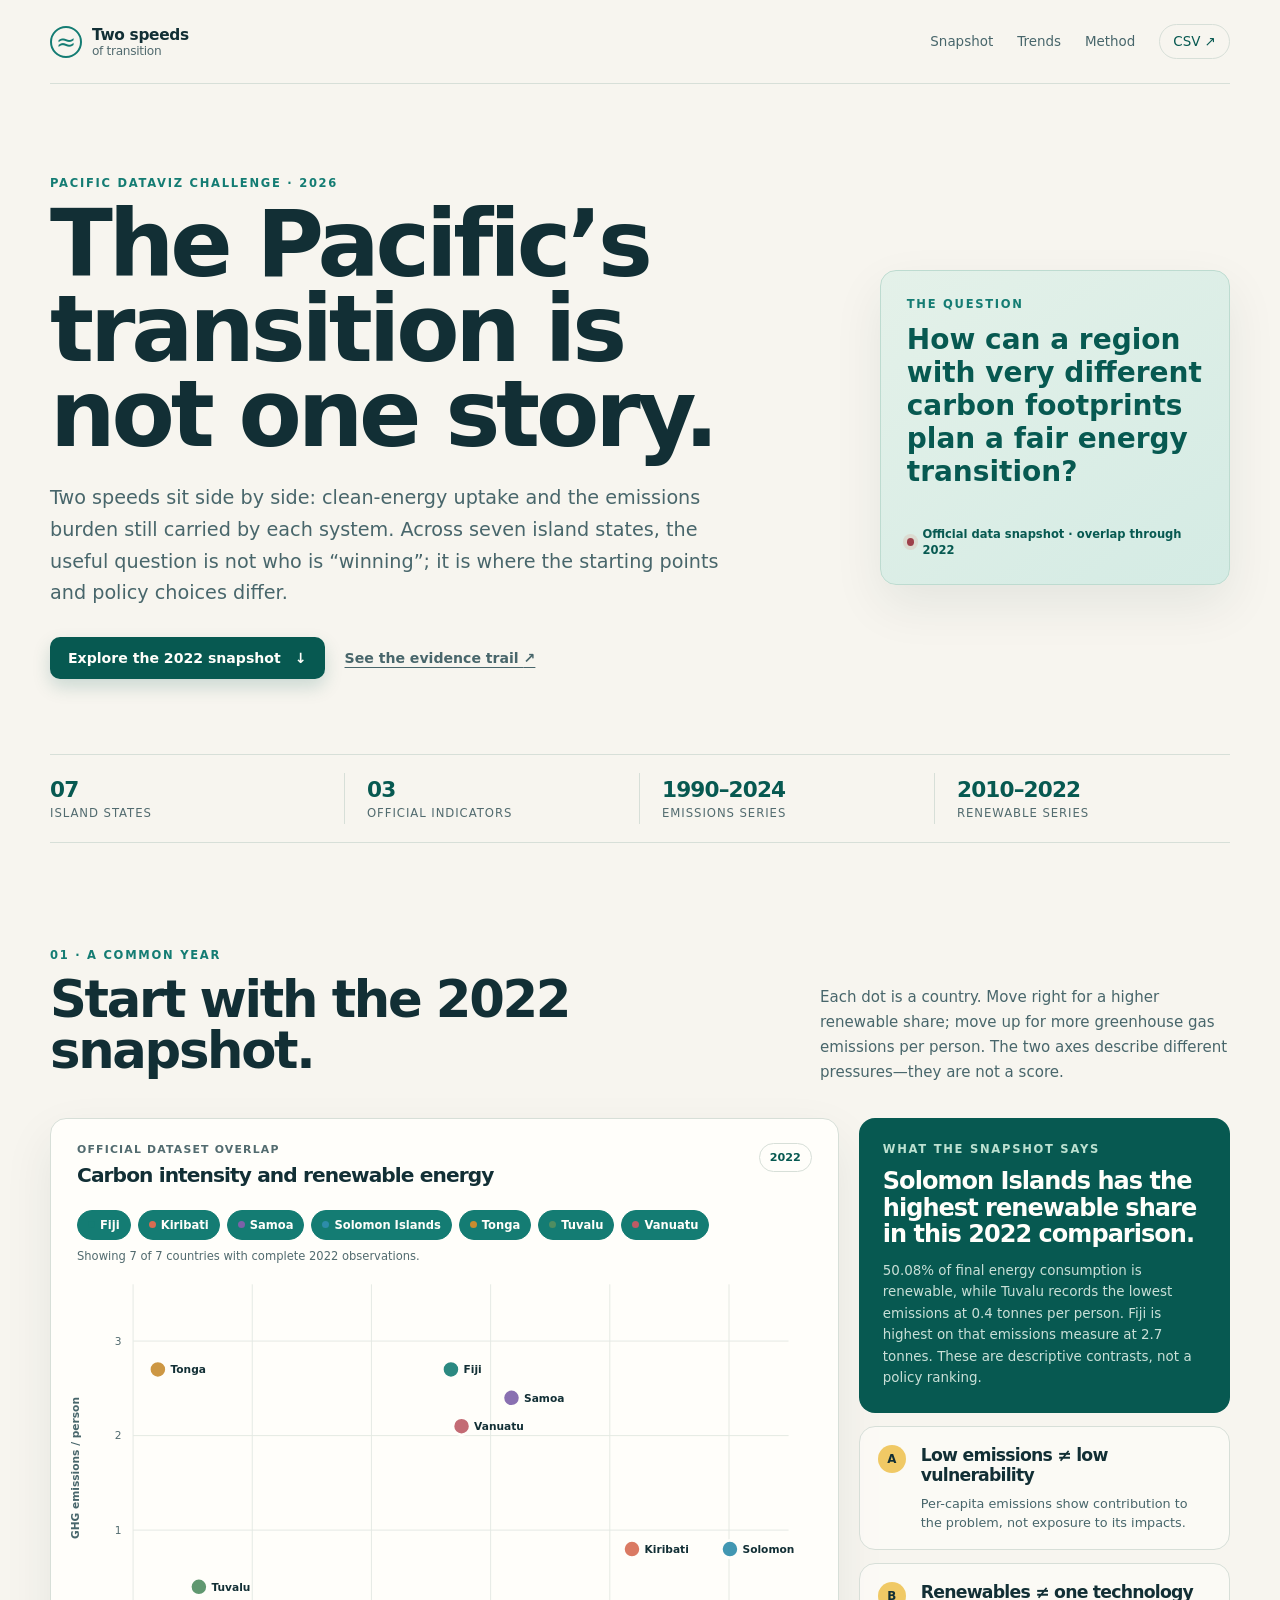
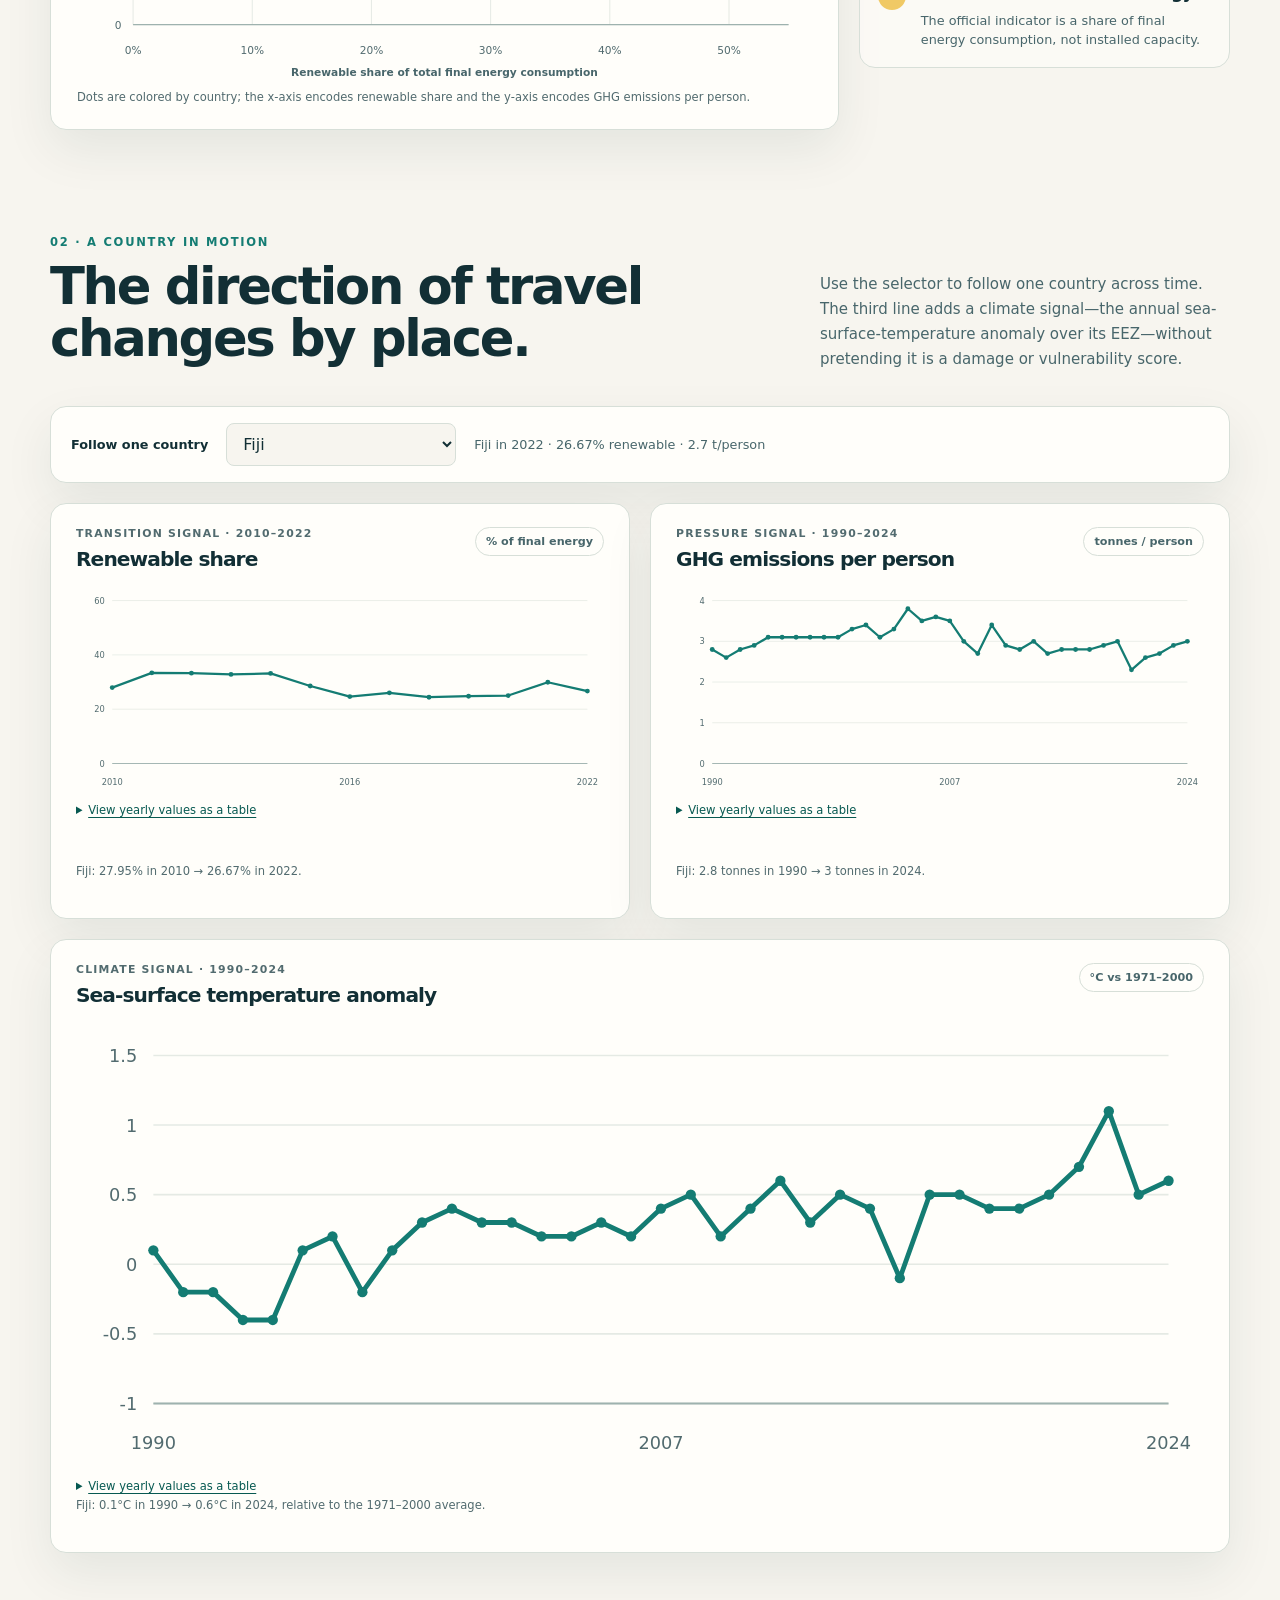
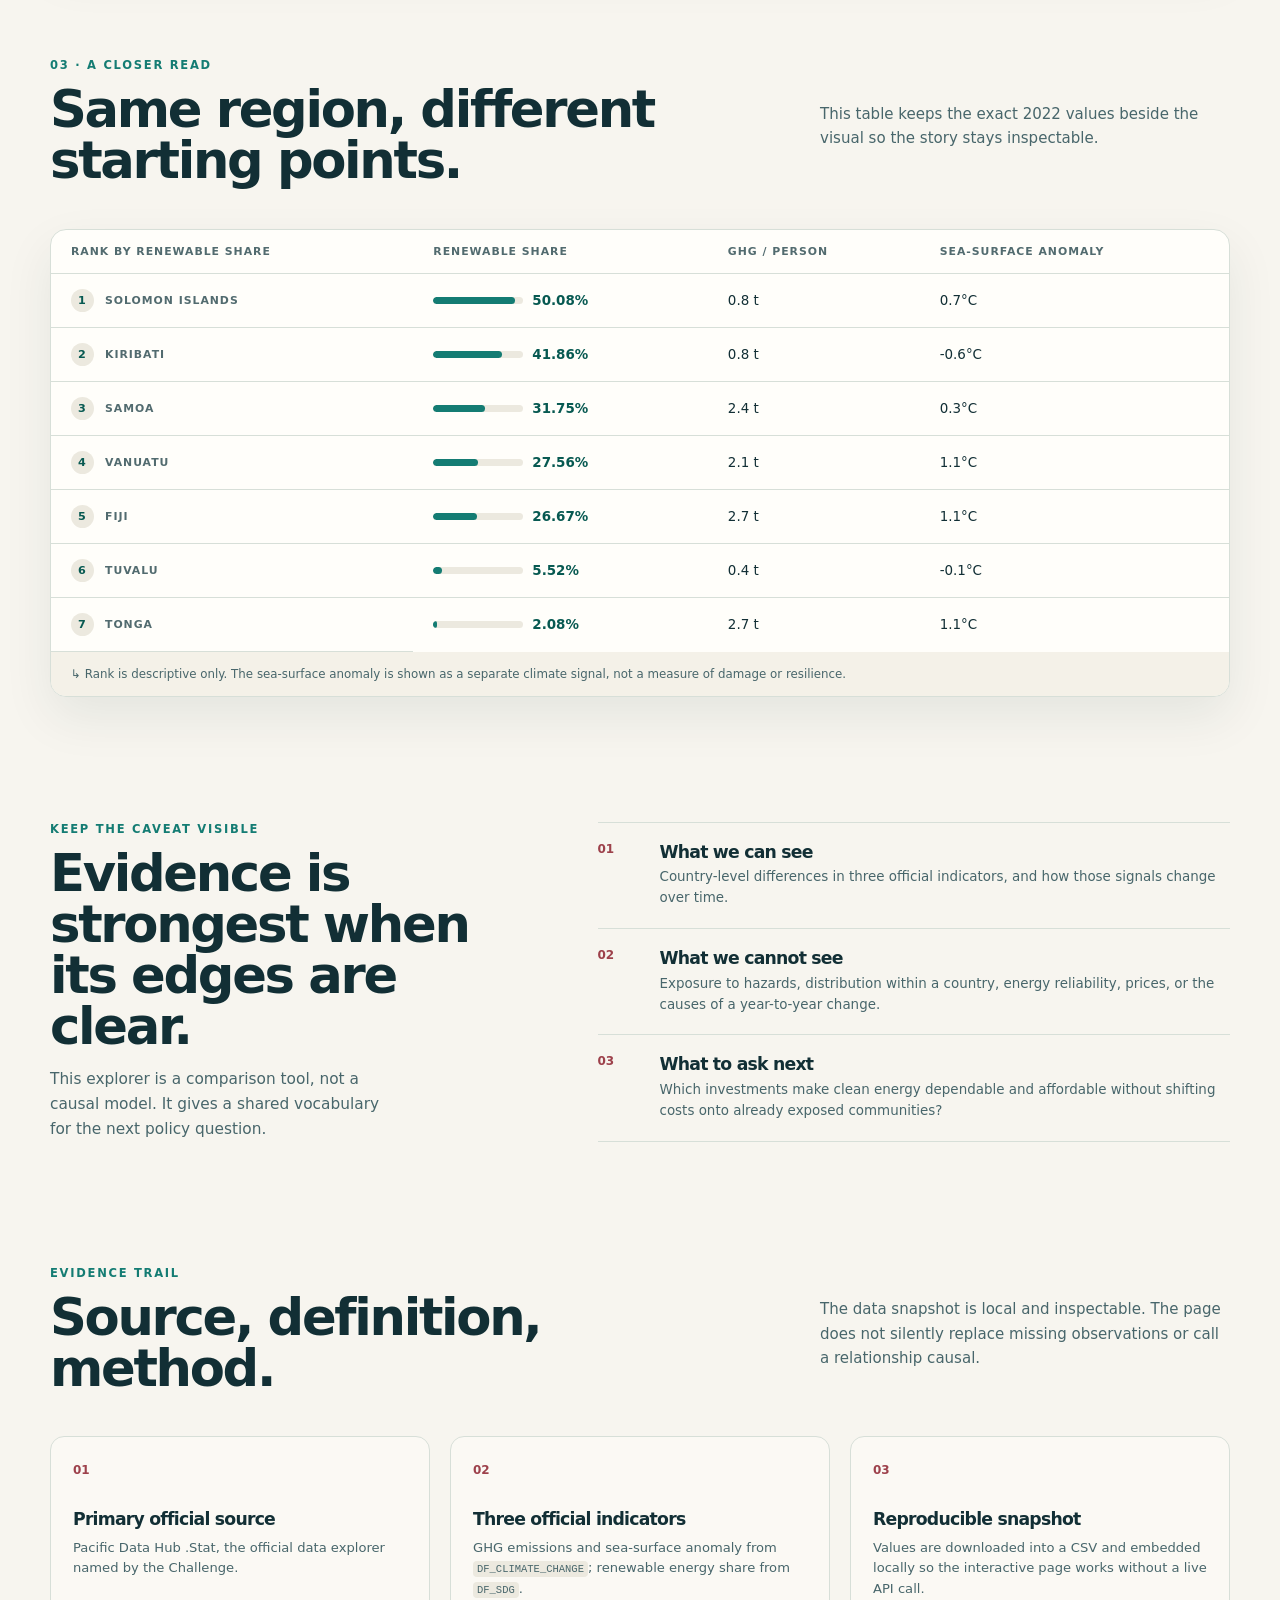
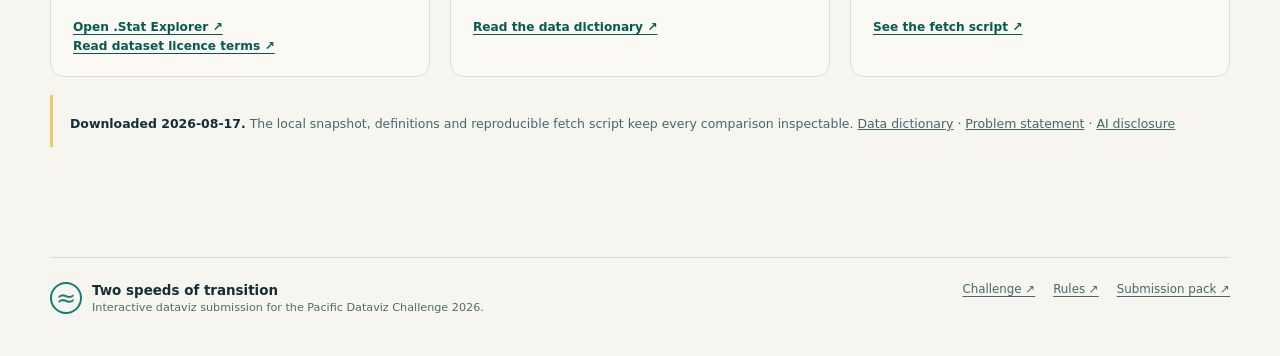
<file: src/index.html>
<!doctype html>
<html lang="en">
<head>
  <meta charset="utf-8">
  <meta name="viewport" content="width=device-width, initial-scale=1">
  <meta name="google" content="notranslate">
  <meta name="description" content="An interactive Pacific climate data story comparing greenhouse gas emissions per capita with renewable energy share.">
  <title>Two speeds of transition | Pacific Dataviz Challenge 2026</title>
  <link rel="stylesheet" href="styles.css">
  <script src="data.js" defer></script>
  <script src="app.js" defer></script>
</head>
<body>
  <a class="skip-link" href="#explorer">Skip to the data story</a>

  <header class="site-header wrapper">
    <a class="brand" href="#top" aria-label="Two speeds of transition home">
      <span class="brand-mark" aria-hidden="true">≈</span>
      <span><strong>Two speeds</strong><small>of transition</small></span>
    </a>
    <nav class="site-nav" aria-label="Primary navigation">
      <a href="#snapshot">Snapshot</a>
      <a href="#trends">Trends</a>
      <a href="#method">Method</a>
      <a class="nav-download" href="../data/pacific_climate_transition.csv" download>CSV ↗</a>
    </nav>
  </header>

  <main id="top">
    <section class="hero wrapper" aria-labelledby="page-title">
      <div class="hero-copy">
        <p class="eyebrow">Pacific Dataviz Challenge · 2026</p>
        <h1 id="page-title">The Pacific’s transition is not one story.</h1>
        <p class="hero-lede">Two speeds sit side by side: clean-energy uptake and the emissions burden still carried by each system. Across seven island states, the useful question is not who is “winning”; it is where the starting points and policy choices differ.</p>
        <div class="hero-actions">
          <a class="button button-primary" href="#snapshot">Explore the 2022 snapshot <span aria-hidden="true">↓</span></a>
          <a class="text-link" href="#method">See the evidence trail <span aria-hidden="true">↗</span></a>
        </div>
      </div>
      <aside class="hero-note" aria-label="The question this visualisation addresses">
        <p class="eyebrow">The question</p>
        <p class="question">How can a region with very different carbon footprints plan a fair energy transition?</p>
        <div class="hero-note-footer"><span class="live-dot" aria-hidden="true"></span> Official data snapshot · overlap through 2022</div>
      </aside>
    </section>

    <section class="proof-strip wrapper" aria-label="Dataset summary">
      <div><strong>07</strong><span>island states</span></div>
      <div><strong>03</strong><span>official indicators</span></div>
      <div><strong>1990–2024</strong><span>emissions series</span></div>
      <div><strong>2010–2022</strong><span>renewable series</span></div>
    </section>

    <div id="explorer" class="wrapper" tabindex="-1">
      <section id="snapshot" class="story-section" aria-labelledby="snapshot-title">
        <div class="section-heading">
          <div>
            <p class="eyebrow">01 · A common year</p>
            <h2 id="snapshot-title">Start with the 2022 snapshot.</h2>
          </div>
          <p class="section-intro">Each dot is a country. Move right for a higher renewable share; move up for more greenhouse gas emissions per person. The two axes describe different pressures—they are not a score.</p>
        </div>

        <div class="story-grid snapshot-grid">
          <article class="panel chart-panel">
            <div class="panel-heading">
              <div><span class="panel-kicker">Official dataset overlap</span><h3>Carbon intensity and renewable energy</h3></div>
              <span class="year-pill">2022</span>
            </div>
            <div id="country-filters" class="country-filters" role="group" aria-label="Highlight countries">
              <span class="chart-loading">Interactive country filters require JavaScript; the CSV snapshot remains available below.</span>
            </div>
            <p id="snapshot-data-status" class="chart-footnote" role="status" aria-live="polite"></p>
            <div id="scatter-chart" class="chart-shell" aria-live="polite">
              <p class="chart-loading">Interactive chart requires JavaScript; open the CSV snapshot below to inspect the observations.</p>
            </div>
            <div class="chart-footnote">Dots are colored by country; the x-axis encodes renewable share and the y-axis encodes GHG emissions per person.</div>
          </article>

          <aside class="insight-stack">
            <article class="insight-card insight-primary">
              <p class="eyebrow">What the snapshot says</p>
              <p id="snapshot-takeaway" class="insight-title" aria-live="polite" aria-atomic="true">Solomon Islands has the highest renewable share in this 2022 comparison.</p>
              <p id="snapshot-detail" aria-live="polite" aria-atomic="true">50.08% of final energy consumption is renewable, while Tuvalu records the lowest emissions at 0.4 tonnes per person. These are descriptive contrasts, not a policy ranking.</p>
            </article>
            <article class="mini-card">
              <span class="mini-index">A</span>
              <div><h3>Low emissions ≠ low vulnerability</h3><p>Per-capita emissions show contribution to the problem, not exposure to its impacts.</p></div>
            </article>
            <article class="mini-card">
              <span class="mini-index">B</span>
              <div><h3>Renewables ≠ one technology</h3><p>The official indicator is a share of final energy consumption, not installed capacity.</p></div>
            </article>
          </aside>
        </div>
      </section>

      <section id="trends" class="story-section" aria-labelledby="trends-title">
        <div class="section-heading">
          <div>
            <p class="eyebrow">02 · A country in motion</p>
            <h2 id="trends-title">The direction of travel changes by place.</h2>
          </div>
          <p class="section-intro">Use the selector to follow one country across time. The third line adds a climate signal—the annual sea-surface-temperature anomaly over its EEZ—without pretending it is a damage or vulnerability score.</p>
        </div>

        <div class="trend-toolbar panel">
          <label for="country-select">Follow one country</label>
          <select id="country-select" aria-label="Choose a country for the trend charts"></select>
            <p id="trend-summary" class="toolbar-summary" aria-live="polite" aria-atomic="true">Interactive trends require JavaScript; open the CSV snapshot below to inspect the observations.</p>
        </div>

        <div class="trend-grid">
          <article class="panel line-panel">
            <div class="panel-heading"><div><span class="panel-kicker">Transition signal · 2010–2022</span><h3>Renewable share</h3></div><span class="unit-pill">% of final energy</span></div>
            <div id="renewable-chart" class="chart-shell chart-shell-small"><p class="chart-loading">Interactive chart requires JavaScript; open the CSV snapshot below to inspect the observations.</p></div>
            <p id="renewable-caption" class="chart-caption"></p>
          </article>
          <article class="panel line-panel">
            <div class="panel-heading"><div><span class="panel-kicker">Pressure signal · 1990–2024</span><h3>GHG emissions per person</h3></div><span class="unit-pill">tonnes / person</span></div>
            <div id="emissions-chart" class="chart-shell chart-shell-small"><p class="chart-loading">Interactive chart requires JavaScript; open the CSV snapshot below to inspect the observations.</p></div>
            <p id="emissions-caption" class="chart-caption"></p>
          </article>
          <article class="panel line-panel climate-panel">
            <div class="panel-heading"><div><span class="panel-kicker">Climate signal · 1990–2024</span><h3>Sea-surface temperature anomaly</h3></div><span class="unit-pill">°C vs 1971–2000</span></div>
            <div id="sst-chart" class="chart-shell chart-shell-small"><p class="chart-loading">Interactive chart requires JavaScript; open the CSV snapshot below to inspect the observations.</p></div>
            <p id="sst-caption" class="chart-caption"></p>
          </article>
        </div>
      </section>

      <section class="story-section" aria-labelledby="comparison-title">
        <div class="section-heading compact-heading">
          <div><p class="eyebrow">03 · A closer read</p><h2 id="comparison-title">Same region, different starting points.</h2></div>
          <p class="section-intro">This table keeps the exact 2022 values beside the visual so the story stays inspectable.</p>
        </div>
        <article class="panel table-panel">
          <div class="table-wrap">
            <table>
              <caption class="sr-only">2022 comparison of renewable energy share and greenhouse gas emissions per capita</caption>
              <thead><tr><th scope="col">Rank by renewable share</th><th scope="col">Renewable share</th><th scope="col">GHG / person</th><th scope="col">Sea-surface anomaly</th></tr></thead>
              <tbody id="comparison-table"><tr><td colspan="4">Interactive table requires JavaScript; open the CSV snapshot below to inspect the observations.</td></tr></tbody>
            </table>
          </div>
          <p class="table-note"><span aria-hidden="true">↳</span> Rank is descriptive only. The sea-surface anomaly is shown as a separate climate signal, not a measure of damage or resilience.</p>
        </article>
      </section>

      <section class="limits-section" aria-labelledby="limits-title">
        <div class="limits-intro"><p class="eyebrow">Keep the caveat visible</p><h2 id="limits-title">Evidence is strongest when its edges are clear.</h2><p>This explorer is a comparison tool, not a causal model. It gives a shared vocabulary for the next policy question.</p></div>
        <div class="limits-list">
          <div class="limit-item"><span>01</span><div><h3>What we can see</h3><p>Country-level differences in three official indicators, and how those signals change over time.</p></div></div>
          <div class="limit-item"><span>02</span><div><h3>What we cannot see</h3><p>Exposure to hazards, distribution within a country, energy reliability, prices, or the causes of a year-to-year change.</p></div></div>
          <div class="limit-item"><span>03</span><div><h3>What to ask next</h3><p>Which investments make clean energy dependable and affordable without shifting costs onto already exposed communities?</p></div></div>
        </div>
      </section>

      <section id="method" class="method-section" aria-labelledby="method-title">
        <div class="section-heading compact-heading">
          <div><p class="eyebrow">Evidence trail</p><h2 id="method-title">Source, definition, method.</h2></div>
          <p class="section-intro">The data snapshot is local and inspectable. The page does not silently replace missing observations or call a relationship causal.</p>
        </div>
        <div class="method-grid">
          <article class="method-card"><span class="method-number">01</span><h3>Primary official source</h3><p>Pacific Data Hub .Stat, the official data explorer named by the Challenge.</p><a href="https://stats.pacificdata.org/" target="_blank" rel="noopener noreferrer">Open .Stat Explorer ↗</a><br><a href="https://pacificdata.org/terms-use" target="_blank" rel="noopener noreferrer">Read dataset licence terms ↗</a></article>
          <article class="method-card"><span class="method-number">02</span><h3>Three official indicators</h3><p>GHG emissions and sea-surface anomaly from <code>DF_CLIMATE_CHANGE</code>; renewable energy share from <code>DF_SDG</code>.</p><a href="../data/data_dictionary.md">Read the data dictionary ↗</a></article>
          <article class="method-card"><span class="method-number">03</span><h3>Reproducible snapshot</h3><p>Values are downloaded into a CSV and embedded locally so the interactive page works without a live API call.</p><a href="../scripts/fetch_official_data.py">See the fetch script ↗</a></article>
        </div>
        <div class="source-callout"><strong>Downloaded <span id="snapshot-date">from the official API</span>.</strong> The local snapshot, definitions and reproducible fetch script keep every comparison inspectable. <span class="evidence-links"><a href="../data/data_dictionary.md">Data dictionary</a> · <a href="../submission/problem-statement.md">Problem statement</a> · <a href="../submission/ai-disclosure.md">AI disclosure</a></span></div>
      </section>
    </div>
  </main>

  <footer class="site-footer wrapper">
    <div><span class="brand-mark" aria-hidden="true">≈</span><strong>Two speeds of transition</strong><p>Interactive dataviz submission for the Pacific Dataviz Challenge 2026.</p></div>
    <div class="footer-links"><a href="https://pacificdatavizchallenge.org/" target="_blank" rel="noopener noreferrer">Challenge ↗</a><a href="https://pacificdatavizchallenge.org/sites/default/files/2026-05/Pacific-Dataviz-Challenge-2026-rules-reglement.pdf" target="_blank" rel="noopener noreferrer">Rules ↗</a><a href="../submission/README.md">Submission pack ↗</a></div>
  </footer>

  <noscript><div class="noscript-note">JavaScript is required for the interactive charts. The local <a href="../data/pacific_climate_transition.csv">CSV snapshot</a> remains available.</div></noscript>
</body>
</html>
</file>
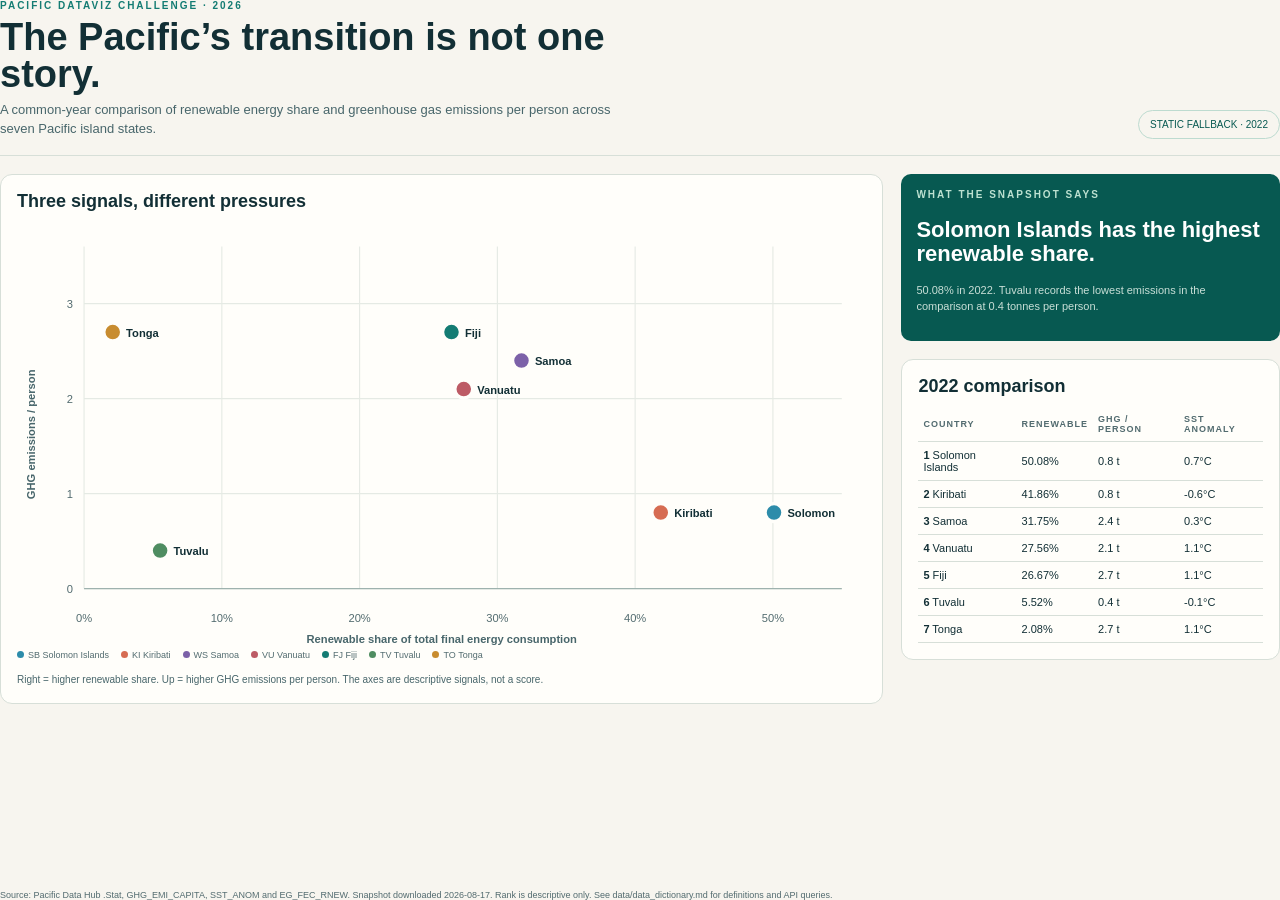
<file: submission/fallback.html>
<!doctype html>
<html lang="en"><head><meta charset="utf-8"><title>Two speeds of transition — static fallback</title>
<style>
@page { size: A4 landscape; margin: 16mm; }
* { box-sizing: border-box; } body { margin: 0; color: #122f35; background: #f7f5ef; font-family: Arial, sans-serif; }
.top { display: flex; justify-content: space-between; gap: 30px; align-items: end; border-bottom: 1px solid #d7dfd8; padding-bottom: 16px; }
.eyebrow { color: #147c73; font-size: 10px; font-weight: bold; letter-spacing: 2px; text-transform: uppercase; }
h1 { max-width: 690px; margin: 8px 0 8px; font-size: 38px; line-height: .98; } p { color: #48666b; line-height: 1.45; } .lede { max-width: 620px; margin: 0; font-size: 13px; }
.badge { padding: 8px 11px; border: 1px solid #bddbd0; border-radius: 20px; color: #075951; font-size: 10px; white-space: nowrap; }
.grid { display: grid; grid-template-columns: 1.4fr .6fr; gap: 18px; margin-top: 18px; } .card { padding: 16px; border: 1px solid #d7dfd8; border-radius: 12px; background: #fffefa; }
.card h2 { margin: 0 0 10px; font-size: 18px; } .chart { min-height: 315px; } svg { display: block; width: 100%; height: auto; } .axis { fill: #526b6f; font-size: 10px; } .axis-title { fill: #48666b; font-size: 10px; font-weight: bold; } .label { fill: #122f35; font-size: 10px; font-weight: bold; }
.callout { padding: 15px; border-radius: 10px; background: #075951; color: white; } .callout .eyebrow { color: #bde1d1; } .callout h2 { color: white; font-size: 22px; line-height: 1.05; } .callout p { color: #c9dfd7; font-size: 11px; }
table { width: 100%; border-collapse: collapse; font-size: 11px; } th, td { padding: 7px 5px; border-bottom: 1px solid #d7dfd8; text-align: left; } thead th { color: #526b6f; font-size: 9px; text-transform: uppercase; letter-spacing: 1px; } tbody th { font-weight: normal; } .sr-only { position: absolute; width: 1px; height: 1px; padding: 0; margin: -1px; overflow: hidden; clip: rect(0, 0, 0, 0); white-space: nowrap; border: 0; } .note { margin: 11px 0 0; font-size: 10px; } .footer { position: fixed; right: 0; bottom: 0; left: 0; color: #526b6f; font-size: 9px; }
.legend { display: flex; flex-wrap: wrap; gap: 4px 12px; margin: 2px 0 0; color: #526b6f; font-size: 9px; } .legend span { white-space: nowrap; } .legend i { display: inline-block; width: 7px; height: 7px; margin-right: 4px; border-radius: 50%; }
</style></head><body>
<header class="top"><div><div class="eyebrow">Pacific Dataviz Challenge · 2026</div><h1>The Pacific’s transition is not one story.</h1><p class="lede">A common-year comparison of renewable energy share and greenhouse gas emissions per person across seven Pacific island states.</p></div><div class="badge">STATIC FALLBACK · 2022</div></header>
<main class="grid"><section class="card"><h2>Three signals, different pressures</h2><div class="chart"><svg viewBox="0 0 760 380" role="img" aria-label="2022 comparison of renewable share and greenhouse gas emissions per person"><line x1="60.0" y1="22" x2="60.0" y2="328" stroke="#e5eae4"/><text x="60.0" y="358" text-anchor="middle" class="axis">0%</text><line x1="183.27272727272728" y1="22" x2="183.27272727272728" y2="328" stroke="#e5eae4"/><text x="183.27272727272728" y="358" text-anchor="middle" class="axis">10%</text><line x1="306.54545454545456" y1="22" x2="306.54545454545456" y2="328" stroke="#e5eae4"/><text x="306.54545454545456" y="358" text-anchor="middle" class="axis">20%</text><line x1="429.8181818181818" y1="22" x2="429.8181818181818" y2="328" stroke="#e5eae4"/><text x="429.8181818181818" y="358" text-anchor="middle" class="axis">30%</text><line x1="553.0909090909091" y1="22" x2="553.0909090909091" y2="328" stroke="#e5eae4"/><text x="553.0909090909091" y="358" text-anchor="middle" class="axis">40%</text><line x1="676.3636363636364" y1="22" x2="676.3636363636364" y2="328" stroke="#e5eae4"/><text x="676.3636363636364" y="358" text-anchor="middle" class="axis">50%</text><line x1="60" y1="328.0" x2="738" y2="328.0" stroke="#e5eae4"/><text x="50" y="332.0" text-anchor="end" class="axis">0</text><line x1="60" y1="243.0" x2="738" y2="243.0" stroke="#e5eae4"/><text x="50" y="247.0" text-anchor="end" class="axis">1</text><line x1="60" y1="158.0" x2="738" y2="158.0" stroke="#e5eae4"/><text x="50" y="162.0" text-anchor="end" class="axis">2</text><line x1="60" y1="73.00000000000003" x2="738" y2="73.00000000000003" stroke="#e5eae4"/><text x="50" y="77.00000000000003" text-anchor="end" class="axis">3</text><line x1="60" y1="328" x2="738" y2="328" stroke="#9eb2ae"/><text x="380.0" y="377" text-anchor="middle" class="axis-title">Renewable share of total final energy consumption</text><text x="16" y="190.0" transform="rotate(-90 16 190.0)" text-anchor="middle" class="axis-title">GHG emissions / person</text><circle cx="677.3498181818181" cy="260.0" r="8" fill="#2d8caa" stroke="#fffefa" stroke-width="3"/><text x="689.3498181818181" y="264.0" class="label">Solomon</text><circle cx="576.0196363636363" cy="260.0" r="8" fill="#d66c52" stroke="#fffefa" stroke-width="3"/><text x="588.0196363636363" y="264.0" class="label">Kiribati</text><circle cx="451.3909090909091" cy="124.0" r="8" fill="#7c61a8" stroke="#fffefa" stroke-width="3"/><text x="463.3909090909091" y="128.0" class="label">Samoa</text><circle cx="399.73963636363635" cy="149.5" r="8" fill="#bd5b65" stroke="#fffefa" stroke-width="3"/><text x="411.73963636363635" y="153.5" class="label">Vanuatu</text><circle cx="388.7683636363637" cy="98.5" r="8" fill="#147c73" stroke="#fffefa" stroke-width="3"/><text x="400.7683636363637" y="102.5" class="label">Fiji</text><circle cx="128.04654545454542" cy="294.0" r="8" fill="#4f8d61" stroke="#fffefa" stroke-width="3"/><text x="140.04654545454542" y="298.0" class="label">Tuvalu</text><circle cx="85.64072727272728" cy="98.5" r="8" fill="#c88c2f" stroke="#fffefa" stroke-width="3"/><text x="97.64072727272728" y="102.5" class="label">Tonga</text></svg></div><p class="legend" aria-label="Country key"><span><i style="background:#2d8caa"></i>SB Solomon Islands</span><span><i style="background:#d66c52"></i>KI Kiribati</span><span><i style="background:#7c61a8"></i>WS Samoa</span><span><i style="background:#bd5b65"></i>VU Vanuatu</span><span><i style="background:#147c73"></i>FJ Fiji</span><span><i style="background:#4f8d61"></i>TV Tuvalu</span><span><i style="background:#c88c2f"></i>TO Tonga</span></p><p class="note">Right = higher renewable share. Up = higher GHG emissions per person. The axes are descriptive signals, not a score.</p></section>
<aside><section class="callout"><div class="eyebrow">What the snapshot says</div><h2>Solomon Islands has the highest renewable share.</h2><p>50.08% in 2022. Tuvalu records the lowest emissions in the comparison at 0.4 tonnes per person.</p></section><section class="card" style="margin-top:18px"><h2>2022 comparison</h2><table><caption class="sr-only">2022 renewable energy, greenhouse gas emissions and sea-surface-temperature comparison by country</caption><thead><tr><th scope="col">Country</th><th scope="col">Renewable</th><th scope="col">GHG / person</th><th scope="col">SST anomaly</th></tr></thead><tbody><tr><th scope="row"><strong>1</strong> Solomon Islands</th><td>50.08%</td><td>0.8 t</td><td>0.7°C</td></tr><tr><th scope="row"><strong>2</strong> Kiribati</th><td>41.86%</td><td>0.8 t</td><td>-0.6°C</td></tr><tr><th scope="row"><strong>3</strong> Samoa</th><td>31.75%</td><td>2.4 t</td><td>0.3°C</td></tr><tr><th scope="row"><strong>4</strong> Vanuatu</th><td>27.56%</td><td>2.1 t</td><td>1.1°C</td></tr><tr><th scope="row"><strong>5</strong> Fiji</th><td>26.67%</td><td>2.7 t</td><td>1.1°C</td></tr><tr><th scope="row"><strong>6</strong> Tuvalu</th><td>5.52%</td><td>0.4 t</td><td>-0.1°C</td></tr><tr><th scope="row"><strong>7</strong> Tonga</th><td>2.08%</td><td>2.7 t</td><td>1.1°C</td></tr></tbody></table></section></aside></main>
<footer class="footer">Source: Pacific Data Hub .Stat, GHG_EMI_CAPITA, SST_ANOM and EG_FEC_RNEW. Snapshot downloaded 2026-08-17. Rank is descriptive only. See data/data_dictionary.md for definitions and API queries.</footer>
</body></html>
</file>
<file: src/styles.css>
:root {
  --ink: #122f35;
  --ink-soft: #48666b;
  --muted: #526b6f;
  --paper: #f7f5ef;
  --paper-deep: #ece9df;
  --white: #fffefa;
  --line: #d7dfd8;
  --teal: #147c73;
  --teal-dark: #075951;
  --teal-light: #bde1d1;
  --coral: #9d414b;
  --yellow: #f0c965;
  --shadow: 0 20px 50px rgba(18, 47, 53, .08);
  color: var(--ink);
  background: var(--paper);
  font-family: Inter, ui-sans-serif, system-ui, -apple-system, BlinkMacSystemFont, "Segoe UI", sans-serif;
  font-synthesis: none;
  text-rendering: optimizeLegibility;
}

* { box-sizing: border-box; }
html { scroll-behavior: smooth; }
body { margin: 0; min-width: 320px; background: var(--paper); }
a { color: inherit; }
button, select { font: inherit; }
:focus-visible { outline: 3px solid var(--teal-dark); outline-offset: 3px; }
.wrapper { width: min(1180px, calc(100% - 48px)); margin-inline: auto; }
.sr-only { position: absolute; width: 1px; height: 1px; padding: 0; margin: -1px; overflow: hidden; clip: rect(0, 0, 0, 0); white-space: nowrap; border: 0; }
.skip-link { position: fixed; z-index: 10; left: 12px; top: 12px; padding: 10px 14px; border-radius: 9px; background: var(--ink); color: var(--white); transform: translateY(-150%); }
.skip-link:focus { transform: translateY(0); }

.site-header { display: flex; align-items: center; justify-content: space-between; gap: 28px; padding: 24px 0; border-bottom: 1px solid var(--line); }
.brand { display: inline-flex; gap: 10px; align-items: center; text-decoration: none; letter-spacing: -.02em; }
.brand strong, .brand small { display: block; }
.brand strong { font-size: .96rem; }
.brand small { color: var(--muted); font-size: .76rem; }
.brand-mark { display: inline-grid; place-items: center; width: 32px; height: 32px; border: 2px solid var(--teal); border-radius: 50%; color: var(--teal); font-size: 1.5rem; line-height: 1; }
.site-nav { display: flex; align-items: center; gap: 24px; color: var(--ink-soft); font-size: .84rem; }
.site-nav a { text-decoration: none; }
.site-nav a:hover, .site-nav a:focus-visible, .text-link:hover, .text-link:focus-visible { color: var(--teal); }
.nav-download { padding: 9px 13px; border: 1px solid var(--line); border-radius: 999px; color: var(--teal-dark); }

.hero { display: grid; grid-template-columns: minmax(0, 1.35fr) minmax(280px, .65fr); gap: clamp(42px, 8vw, 110px); align-items: center; padding: 92px 0 75px; }
.eyebrow { margin: 0 0 12px; color: var(--teal); font-size: .72rem; font-weight: 800; letter-spacing: .15em; text-transform: uppercase; }
h1, h2, h3, p { margin-top: 0; }
h1, h2, h3 { letter-spacing: -.045em; }
h1 { max-width: 800px; margin-bottom: 26px; font-size: clamp(3.1rem, 7.2vw, 6.6rem); line-height: .92; }
h2 { margin-bottom: 14px; font-size: clamp(2rem, 4vw, 3.6rem); line-height: 1; }
h3 { margin-bottom: 8px; font-size: 1.08rem; line-height: 1.2; }
.hero-lede { max-width: 670px; margin-bottom: 28px; color: var(--ink-soft); font-size: clamp(1.04rem, 1.5vw, 1.2rem); line-height: 1.65; }
.hero-actions { display: flex; align-items: center; flex-wrap: wrap; gap: 20px; }
.button { display: inline-flex; align-items: center; gap: 14px; padding: 13px 18px; border-radius: 10px; text-decoration: none; font-size: .88rem; font-weight: 750; }
.button-primary { background: var(--teal-dark); color: var(--white); box-shadow: 0 8px 18px rgba(7, 89, 81, .18); }
.button-primary:hover, .button-primary:focus-visible { background: var(--teal); }
.text-link { color: var(--ink-soft); font-size: .88rem; font-weight: 700; text-underline-offset: 4px; }
.hero-note { padding: 26px; border: 1px solid #bddbd0; border-radius: 16px; background: linear-gradient(145deg, #e4f1e9, #d4ebe4); box-shadow: var(--shadow); }
.question { margin-bottom: 38px; color: var(--teal-dark); font-size: clamp(1.35rem, 2.2vw, 1.75rem); font-weight: 750; line-height: 1.18; }
.hero-note-footer { display: flex; align-items: center; gap: 8px; color: var(--teal-dark); font-size: .72rem; font-weight: 700; line-height: 1.4; }
.live-dot { width: 8px; height: 8px; border-radius: 50%; background: var(--coral); box-shadow: 0 0 0 4px rgba(214, 108, 82, .15); }
.proof-strip { display: grid; grid-template-columns: repeat(4, 1fr); padding: 18px 0; border-top: 1px solid var(--line); border-bottom: 1px solid var(--line); }
.proof-strip div { display: grid; gap: 4px; padding: 4px 22px; border-right: 1px solid var(--line); }
.proof-strip div:first-child { padding-left: 0; }
.proof-strip div:last-child { border-right: 0; }
.proof-strip strong { color: var(--teal-dark); font-size: 1.35rem; letter-spacing: -.04em; }
.proof-strip span { color: var(--muted); font-size: .73rem; text-transform: uppercase; letter-spacing: .08em; }

.story-section { padding: 105px 0 0; }
.section-heading { display: flex; justify-content: space-between; align-items: end; gap: 50px; margin-bottom: 28px; }
.section-heading > div { max-width: 650px; }
.section-intro { max-width: 410px; margin-bottom: 6px; color: var(--ink-soft); font-size: .94rem; line-height: 1.65; }
.compact-heading { align-items: center; }
.story-grid { display: grid; grid-template-columns: minmax(0, 1.7fr) minmax(270px, .8fr); gap: 20px; }
.panel { border: 1px solid var(--line); border-radius: 16px; background: var(--white); box-shadow: var(--shadow); }
.chart-panel { min-width: 0; padding: 24px 26px 22px; }
.panel-heading { display: flex; align-items: start; justify-content: space-between; gap: 18px; }
.panel-kicker { display: block; margin-bottom: 7px; color: var(--muted); font-size: .68rem; font-weight: 800; letter-spacing: .11em; text-transform: uppercase; }
.panel-heading h3 { margin-bottom: 0; font-size: 1.26rem; }
.year-pill, .unit-pill { flex: 0 0 auto; padding: 7px 10px; border: 1px solid var(--line); border-radius: 999px; color: var(--teal-dark); font-size: .7rem; font-weight: 800; }
.unit-pill { color: var(--ink-soft); font-weight: 650; }
.country-filters { display: flex; flex-wrap: wrap; gap: 7px; margin: 22px 0 8px; }
.country-filter { cursor: pointer; padding: 7px 10px; border: 1px solid var(--line); border-radius: 999px; background: var(--paper); color: var(--ink-soft); font-size: .72rem; font-weight: 750; transition: .15s ease; }
.country-filter:hover, .country-filter:focus-visible { border-color: var(--teal); color: var(--teal-dark); }
.country-filter[aria-pressed="true"] { border-color: var(--teal); background: var(--teal); color: var(--white); }
.filter-dot { display: inline-block; width: 7px; height: 7px; margin: 0 5px 1px 0; border-radius: 50%; }
.chart-shell { min-height: 420px; }
.chart-shell-small { min-height: 275px; margin-top: 13px; }
.chart-shell svg { display: block; width: 100%; height: auto; overflow: visible; }
.chart-loading, .chart-empty { display: grid; min-height: 220px; place-items: center; color: var(--muted); font-size: .84rem; text-align: center; }
.chart-footnote, .chart-caption { margin: 4px 0 0; color: var(--muted); font-size: .72rem; line-height: 1.55; }
.chart-gap-note { margin: 0 0 8px; color: var(--coral); font-size: .72rem; line-height: 1.45; }
.legend-dot { display: inline-block; width: 8px; height: 8px; margin: 0 4px 1px 0; border-radius: 50%; }
.legend-dot-teal { background: var(--teal); }
.legend-dot-coral { background: var(--coral); }
.legend-separator { padding: 0 7px; color: var(--line); }
.insight-stack { display: grid; align-content: start; gap: 13px; }
.insight-card, .mini-card { border-radius: 16px; }
.insight-primary { padding: 24px; background: var(--teal-dark); color: var(--white); }
.insight-primary .eyebrow { color: var(--teal-light); }
.insight-title { margin-bottom: 12px; color: var(--white); font-size: 1.5rem; font-weight: 760; letter-spacing: -.04em; line-height: 1.1; }
.insight-primary p:last-child { margin-bottom: 0; color: #c9dfd7; font-size: .84rem; line-height: 1.6; }
.mini-card { display: grid; grid-template-columns: 30px 1fr; gap: 13px; padding: 18px 18px 17px; border: 1px solid var(--line); background: rgba(255, 254, 250, .6); }
.mini-card p { margin-bottom: 0; color: var(--ink-soft); font-size: .8rem; line-height: 1.5; }
.mini-index { display: grid; place-items: center; width: 28px; height: 28px; border-radius: 50%; background: var(--yellow); color: var(--ink); font-size: .74rem; font-weight: 850; }

.trend-toolbar { display: grid; grid-template-columns: auto 230px 1fr; gap: 18px; align-items: center; padding: 16px 20px; margin-bottom: 20px; }
.trend-toolbar label { font-size: .8rem; font-weight: 800; }
.trend-toolbar select { width: 100%; padding: 10px 12px; border: 1px solid var(--line); border-radius: 8px; background: var(--paper); color: var(--ink); }
.toolbar-summary { margin: 0; color: var(--ink-soft); font-size: .8rem; }
.trend-grid, .method-grid { display: grid; grid-template-columns: repeat(2, minmax(0, 1fr)); gap: 20px; }
.climate-panel { grid-column: span 2; }
.line-panel { min-width: 0; padding: 23px 25px 18px; }
.line-panel .chart-caption { min-height: 37px; }
.accessible-data { margin-top: 8px; color: var(--teal-dark); font-size: .72rem; }
.accessible-data summary { cursor: pointer; text-underline-offset: 3px; text-decoration: underline; }
.accessible-data table { margin-top: 10px; font-size: .74rem; }
.accessible-data th, .accessible-data td { padding: 7px 9px; }

.table-panel { overflow: hidden; }
.table-wrap { overflow-x: auto; }
table { width: 100%; border-collapse: collapse; font-size: .84rem; }
th, td { padding: 15px 20px; border-bottom: 1px solid var(--line); text-align: left; white-space: nowrap; }
th { color: var(--muted); font-size: .68rem; letter-spacing: .09em; text-transform: uppercase; }
tbody tr:last-child td { border-bottom: 0; }
tbody tr:hover { background: #f4f7f0; }
.rank-name { display: flex; align-items: center; gap: 11px; font-weight: 780; }
.rank-number { display: inline-grid; place-items: center; width: 23px; height: 23px; border-radius: 50%; background: var(--paper-deep); color: var(--teal-dark); font-size: .7rem; }
.value-strong { color: var(--teal-dark); font-weight: 850; }
.bar-track { display: inline-block; width: 90px; height: 7px; margin-right: 9px; overflow: hidden; vertical-align: middle; border-radius: 999px; background: var(--paper-deep); }
.bar-fill { display: block; height: 100%; border-radius: inherit; background: var(--teal); }
.table-note { margin: 0; padding: 15px 20px; background: #f4f1e8; color: var(--ink-soft); font-size: .74rem; }

.limits-section { display: grid; grid-template-columns: minmax(260px, .85fr) minmax(0, 1.15fr); gap: 80px; padding: 125px 0 0; }
.limits-intro p:last-child { max-width: 330px; color: var(--ink-soft); font-size: .96rem; line-height: 1.65; }
.limits-list { border-top: 1px solid var(--line); }
.limit-item { display: grid; grid-template-columns: 50px 1fr; gap: 12px; padding: 19px 0; border-bottom: 1px solid var(--line); }
.limit-item > span { color: var(--coral); font-size: .75rem; font-weight: 850; }
.limit-item h3 { margin-bottom: 5px; }
.limit-item p { margin-bottom: 0; color: var(--ink-soft); font-size: .84rem; line-height: 1.55; }

.method-section { padding: 108px 0 110px; }
.method-grid { grid-template-columns: repeat(3, minmax(0, 1fr)); }
.method-card { min-height: 210px; padding: 22px; border: 1px solid var(--line); border-radius: 14px; background: rgba(255, 254, 250, .54); }
.method-number { display: inline-block; margin-bottom: 32px; color: var(--coral); font-size: .75rem; font-weight: 850; }
.method-card p { min-height: 66px; margin-bottom: 12px; color: var(--ink-soft); font-size: .82rem; line-height: 1.55; }
.method-card a { color: var(--teal-dark); font-size: .76rem; font-weight: 800; text-underline-offset: 3px; }
code { padding: 2px 4px; border-radius: 4px; background: var(--paper-deep); font-size: .8em; }
.source-callout { margin-top: 18px; padding: 14px 17px; border-left: 3px solid var(--yellow); color: var(--ink-soft); font-size: .78rem; line-height: 1.55; }
.source-callout strong { color: var(--ink); }
.evidence-links { display: inline-block; margin-top: 5px; }

.site-footer { display: flex; justify-content: space-between; gap: 30px; padding: 24px 0 42px; border-top: 1px solid var(--line); color: var(--ink-soft); }
.site-footer > div:first-child { display: grid; grid-template-columns: 32px 1fr; column-gap: 10px; align-items: center; }
.site-footer .brand-mark { grid-row: span 2; }
.site-footer strong { color: var(--ink); font-size: .84rem; }
.site-footer p { grid-column: 2; margin: 2px 0 0; color: var(--muted); font-size: .7rem; }
.footer-links { display: flex; align-items: start; gap: 18px; font-size: .74rem; }
.footer-links a { text-underline-offset: 3px; }
.noscript-note { position: fixed; inset: auto 12px 12px; z-index: 5; padding: 13px 16px; border-radius: 9px; background: var(--ink); color: var(--white); font-size: .82rem; }

.chart-grid-line { stroke: #e5eae4; stroke-width: 1; }
.axis-line { stroke: #9eb2ae; stroke-width: 1.2; }
.axis-label { fill: #526b6f; font-size: 11px; }
.axis-label-center { text-anchor: middle; }
.axis-label-end { text-anchor: end; }
.axis-title { fill: #48666b; font-size: 11px; font-weight: 700; }
.axis-y-title { transform: rotate(-90deg); transform-origin: 16px 210px; }
.point-label { fill: #122f35; font-size: 11px; font-weight: 800; }

@media (max-width: 850px) {
  .hero, .story-grid, .limits-section { grid-template-columns: 1fr; }
  .hero { gap: 32px; padding-top: 64px; }
  .section-heading { display: block; }
  .section-intro { max-width: 620px; margin-top: 16px; }
  .insight-stack { grid-template-columns: repeat(3, 1fr); }
  .insight-primary { grid-column: span 3; }
  .limits-section { gap: 38px; }
  .limits-intro p:last-child { max-width: 600px; }
}
@media (max-width: 650px) {
  .wrapper { width: min(100% - 30px, 1180px); }
  .site-header { align-items: start; }
  .site-nav { flex-wrap: wrap; justify-content: end; gap: 10px 14px; }
  h1 { font-size: clamp(2.8rem, 15vw, 4.6rem); }
  .proof-strip { grid-template-columns: repeat(2, 1fr); gap: 14px 0; }
  .proof-strip div:nth-child(2) { border-right: 0; }
  .proof-strip div:nth-child(3) { padding-left: 0; }
  .proof-strip div:nth-child(-n+2) { padding-bottom: 13px; border-bottom: 1px solid var(--line); }
  .chart-panel, .line-panel { padding: 18px 15px 16px; }
  .chart-shell { min-height: 300px; }
  .chart-shell-small { min-height: 230px; }
  .insight-stack, .trend-grid, .method-grid { grid-template-columns: 1fr; }
  .insight-primary { grid-column: auto; }
  .climate-panel { grid-column: auto; }
  .trend-toolbar { grid-template-columns: 1fr; gap: 9px; }
  .toolbar-summary { margin-top: 3px; }
  .limits-section { padding-top: 85px; }
  .method-section { padding: 85px 0 75px; }
  .site-footer { display: block; }
  .footer-links { margin-top: 25px; flex-wrap: wrap; }
}

@media print {
  :root { --paper: #fff; --white: #fff; --shadow: none; }
  .site-header, .hero-actions, .country-filters, .trend-toolbar, .footer-links, .nav-download { display: none; }
  .hero { padding: 35px 0 28px; }
  .story-section, .limits-section, .method-section { padding-top: 38px; }
  .panel, .hero-note, .method-card { box-shadow: none; break-inside: avoid; }
  .snapshot-grid, .trend-grid, .method-grid { grid-template-columns: 1fr 1fr; }
  .site-footer { padding-bottom: 20px; }
  a { text-decoration: none; }
}

@media (prefers-reduced-motion: reduce) {
  html { scroll-behavior: auto; }
  .country-filter { transition: none; }
}
</file>
